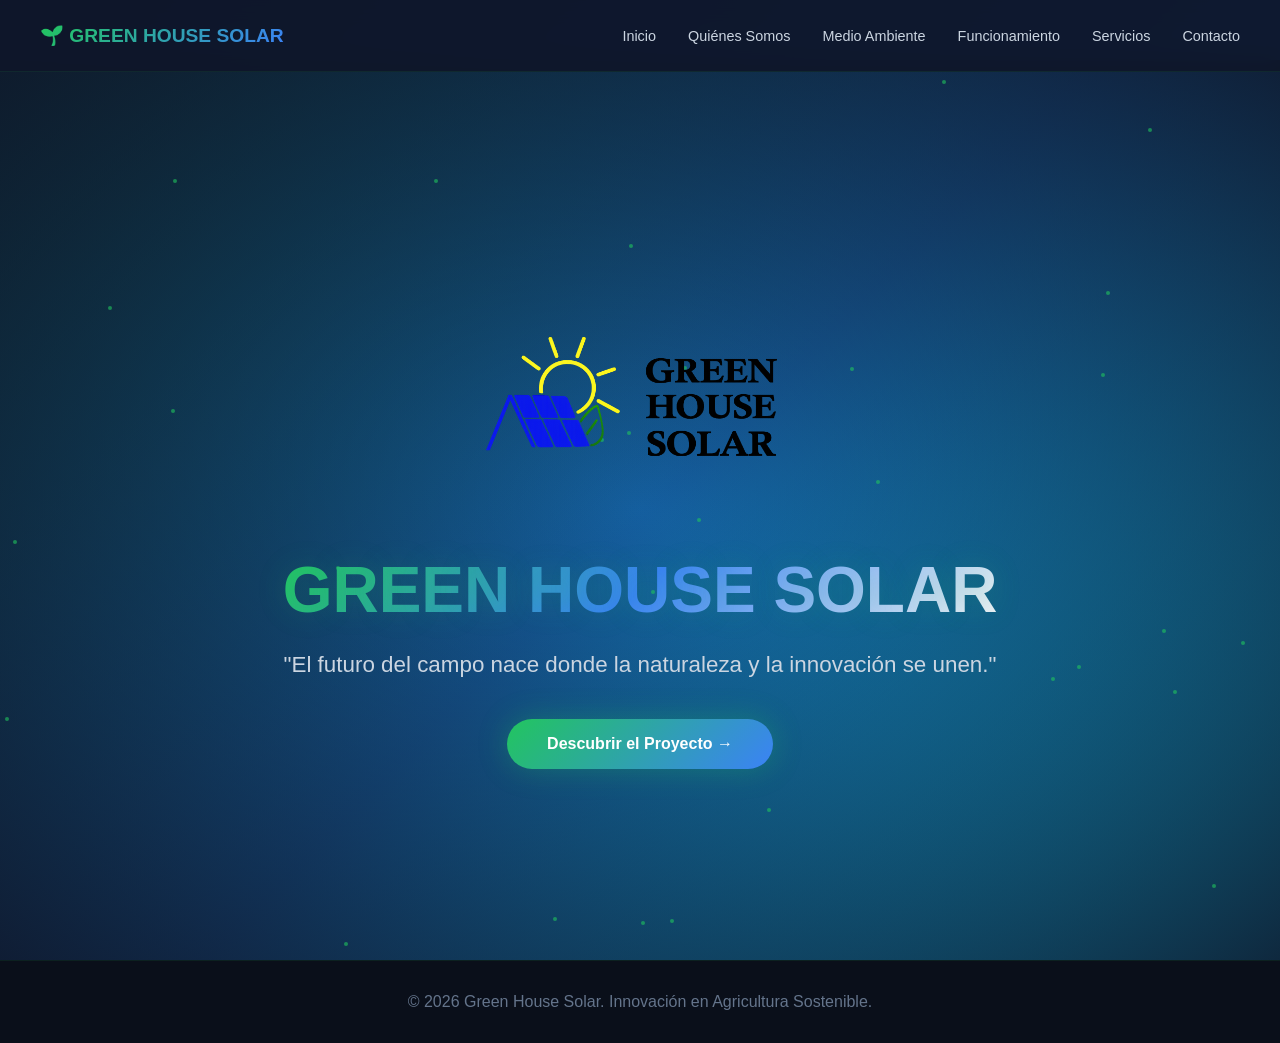
<file: index.html>
<!DOCTYPE html>
<html lang="es">
<head>
    <meta charset="UTF-8">
    <meta name="viewport" content="width=device-width, initial-scale=1.0">
    <title>Green House Solar - Innovación Agrícola</title>
    <link rel="stylesheet" href="css/premium-style.css">
</head>
<body>
    <!-- Navigation -->
    <nav class="navbar">
        <div class="nav-container">
            <div class="logo">🌱 GREEN HOUSE SOLAR</div>
            <ul class="nav-links">
                <li><a href="index.html">Inicio</a></li>
                <li><a href="quienes-somos.html">Quiénes Somos</a></li>
                <li><a href="ambiente.html">Medio Ambiente</a></li>
                <li><a href="funcionamiento.html">Funcionamiento</a></li>
                <li><a href="servicios.html">Servicios</a></li>
                <li><a href="contacto.html">Contacto</a></li>
            </ul>
        </div>
    </nav>

    <!-- SECCIÓN 1: HERO -->
    <section class="hero">
        <div class="hero-background">
            <div class="hero-overlay"></div>
            <div class="particles"></div>
        </div>
        
        <div class="hero-content">
             <img src="img/logo.png" alt="Green House Solar" class="hero-logo">
            <h1 class="hero-title">GREEN HOUSE SOLAR</h1>
            <p class="hero-subtitle">"El futuro del campo nace donde la naturaleza y la innovación se unen."</p>
           <br></br>
            <button class="hero-button" onclick="window.location.href='quienes-somos.html'">Descubrir el Proyecto →</button>
        </div>
    </section>

    <!-- Footer -->
    <footer class="footer">
        <p>&copy; 2026 Green House Solar. Innovación en Agricultura Sostenible.</p>
    </footer>

    <!-- Scripts -->
    <script src="js/premium-script.js"></script>
</body>
</html>
</file>
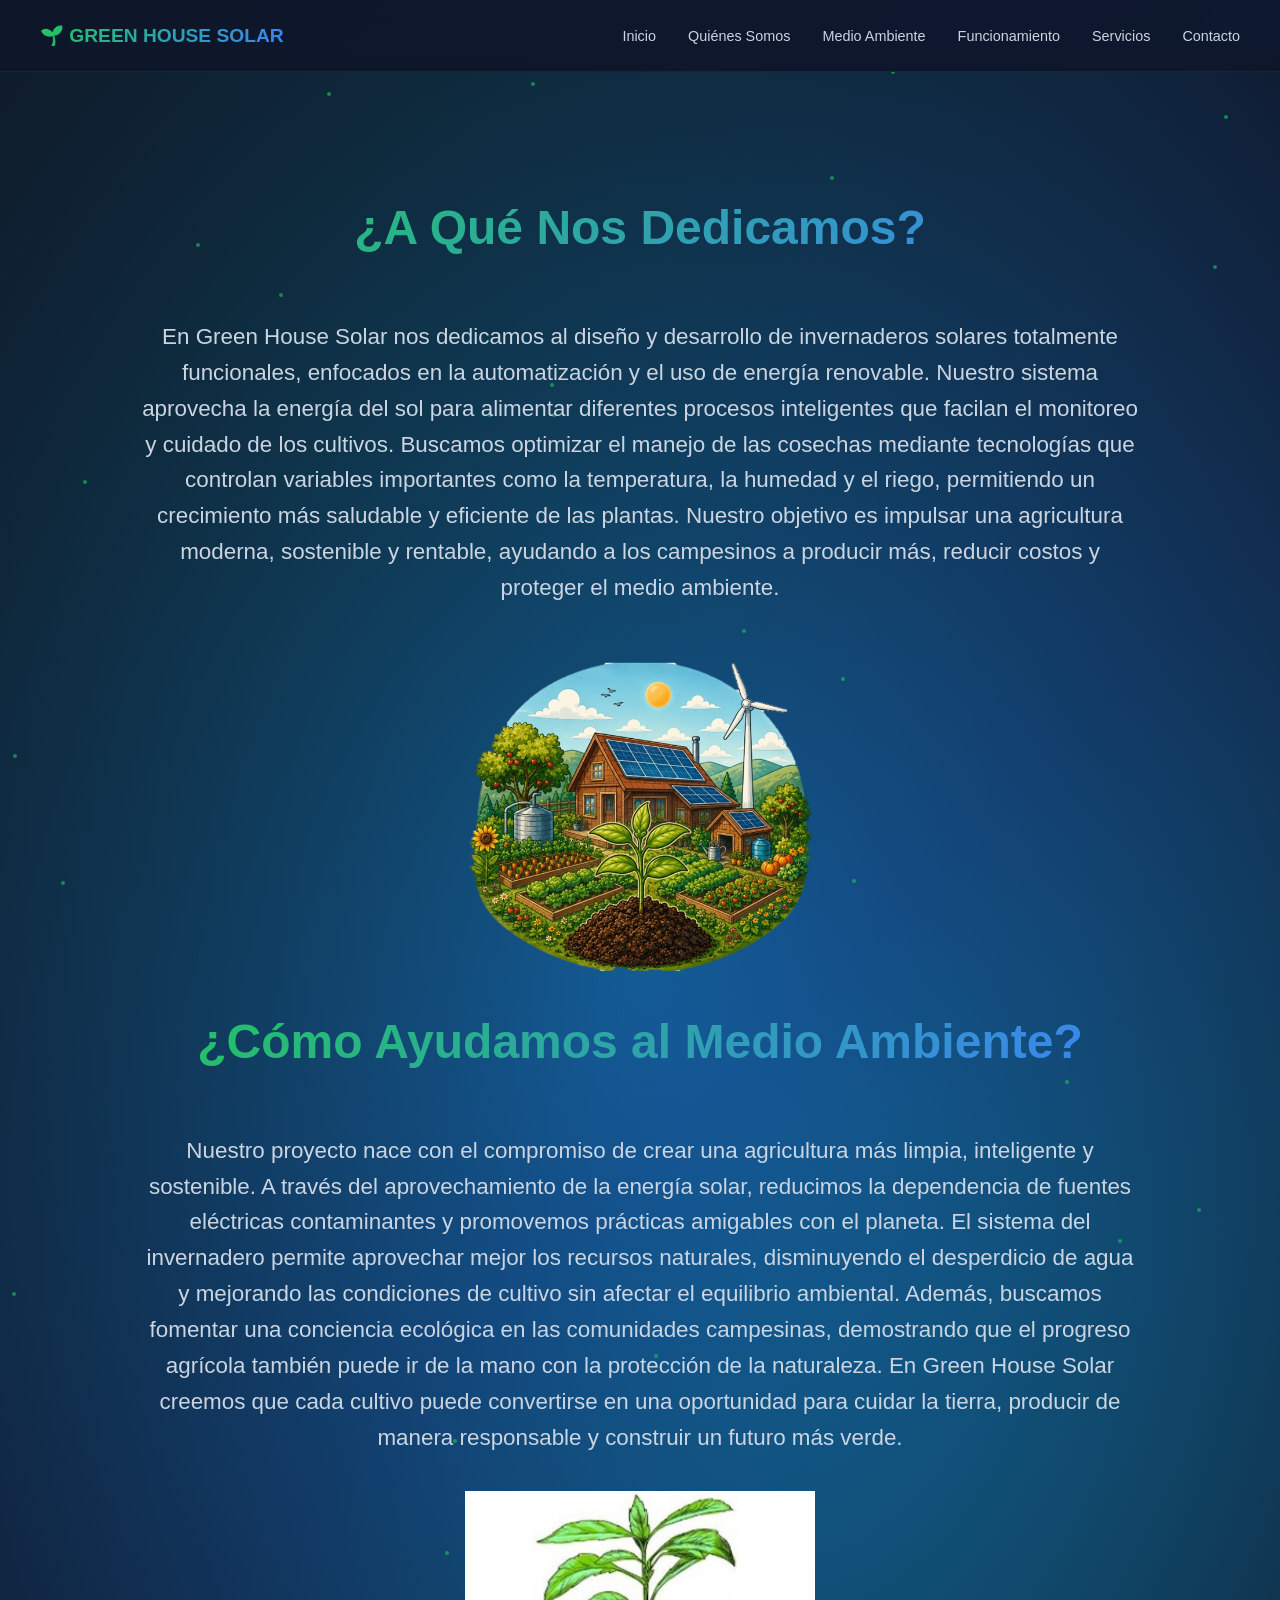
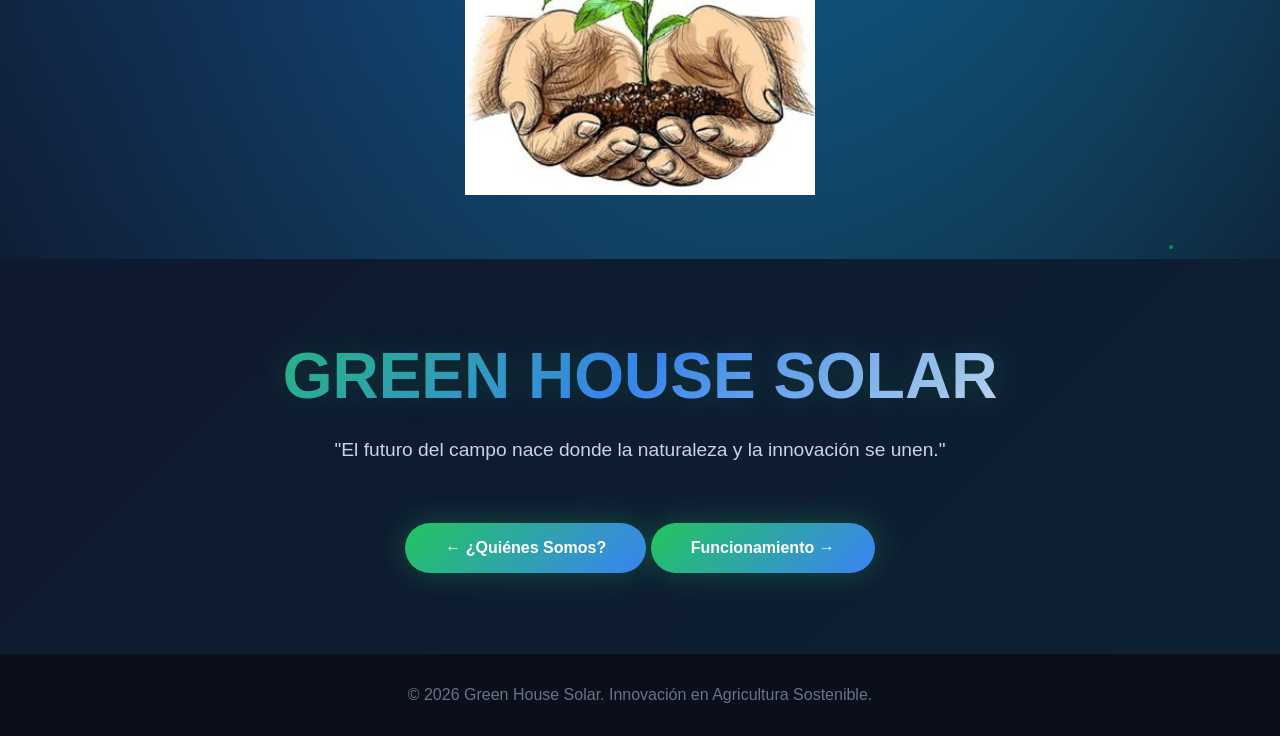
<file: ambiente.html>
<!DOCTYPE html>
<html lang="es">
<head>
    <meta charset="UTF-8">
    <meta name="viewport" content="width=device-width, initial-scale=1.0">
    <title>Green House Solar - Innovación Agrícola</title>
    <link rel="stylesheet" href="css/premium-style.css">
</head>
<body>
    <!-- Navigation -->
    <nav class="navbar">
        <div class="nav-container">
            <div class="logo">🌱 GREEN HOUSE SOLAR</div>
            <ul class="nav-links">
                <li><a href="index.html">Inicio</a></li>
                <li><a href="quienes-somos.html">Quiénes Somos</a></li>
                <li><a href="ambiente.html">Medio Ambiente</a></li>
                <li><a href="funcionamiento.html">Funcionamiento</a></li>
                <li><a href="servicios.html">Servicios</a></li>
                <li><a href="contacto.html">Contacto</a></li>
            </ul>
        </div>
    </nav>

    <!-- SECCIÓN 1: HERO -->
    <section class="hero">
        <div class="hero-background">
            <div class="hero-overlay"></div>
            <div class="particles"></div>
        </div>

<div class="hero-content">
    <h2 class="section-title"> ¿A Qué Nos Dedicamos?</h2>
<p class="hero-subtitle">
En Green House Solar nos dedicamos al diseño y desarrollo de invernaderos solares totalmente funcionales, enfocados en la automatización y el uso de energía renovable. Nuestro sistema aprovecha la energía del sol para alimentar diferentes procesos inteligentes que facilan el monitoreo y cuidado de los cultivos.
Buscamos optimizar el manejo de las cosechas mediante tecnologías que controlan variables importantes como la temperatura, la humedad y el riego, permitiendo un crecimiento más saludable y eficiente de las plantas. Nuestro objetivo es impulsar una agricultura moderna, sostenible y rentable, ayudando a los campesinos a producir más, reducir costos y proteger el medio ambiente. 
    </p>
<br></br>
 <img src="img/sol.png" alt="Campesino" class="quienes-img">
 <br></br>
  <div class="hero-content">
    <h3 class="section-title">¿Cómo Ayudamos al Medio Ambiente?</h3>

        <p class="hero-subtitle">
Nuestro proyecto nace con el compromiso de crear una agricultura más limpia, inteligente y sostenible. A través del aprovechamiento de la energía solar, reducimos la dependencia de fuentes eléctricas contaminantes y promovemos prácticas amigables con el planeta.
El sistema del invernadero permite aprovechar mejor los recursos naturales, disminuyendo el desperdicio de agua y mejorando las condiciones de cultivo sin afectar el equilibrio ambiental. Además, buscamos fomentar una conciencia ecológica en las comunidades campesinas, demostrando que el progreso agrícola también puede ir de la mano con la protección de la naturaleza.
En Green House Solar creemos que cada cultivo puede convertirse en una oportunidad para cuidar la tierra, producir de manera responsable y construir un futuro más verde.         </p>
 <br></br>
        <img src="img/planta.jpg" alt="Propósito Green House Solar" class="quienes-img">
    </div>
</div>
    </section>
 <section class="info-section">
    <div class="info-container">
   
           
                   <div class="hero-content">
        <div class="hero-content">
            <h3 class="hero-title">GREEN HOUSE SOLAR</h3>
            <p class="hero-subtitle">"El futuro del campo nace donde la naturaleza y la innovación se unen."</p>
                <br></br>
             <button class="hero-button" onclick="window.location.href='quienes-somos.html'">← ¿Quiénes Somos?</button>
            <button class="hero-button" onclick="window.location.href='funcionamiento.html'">Funcionamiento →</button>
        </div>
    </section>

    <!-- Footer -->
    <footer class="footer">
        <p>&copy; 2026 Green House Solar. Innovación en Agricultura Sostenible.</p>
    </footer>
</section>
    <!-- Scripts -->
    <script src="js/premium-script.js"></script>
</body>
</html>
</file>
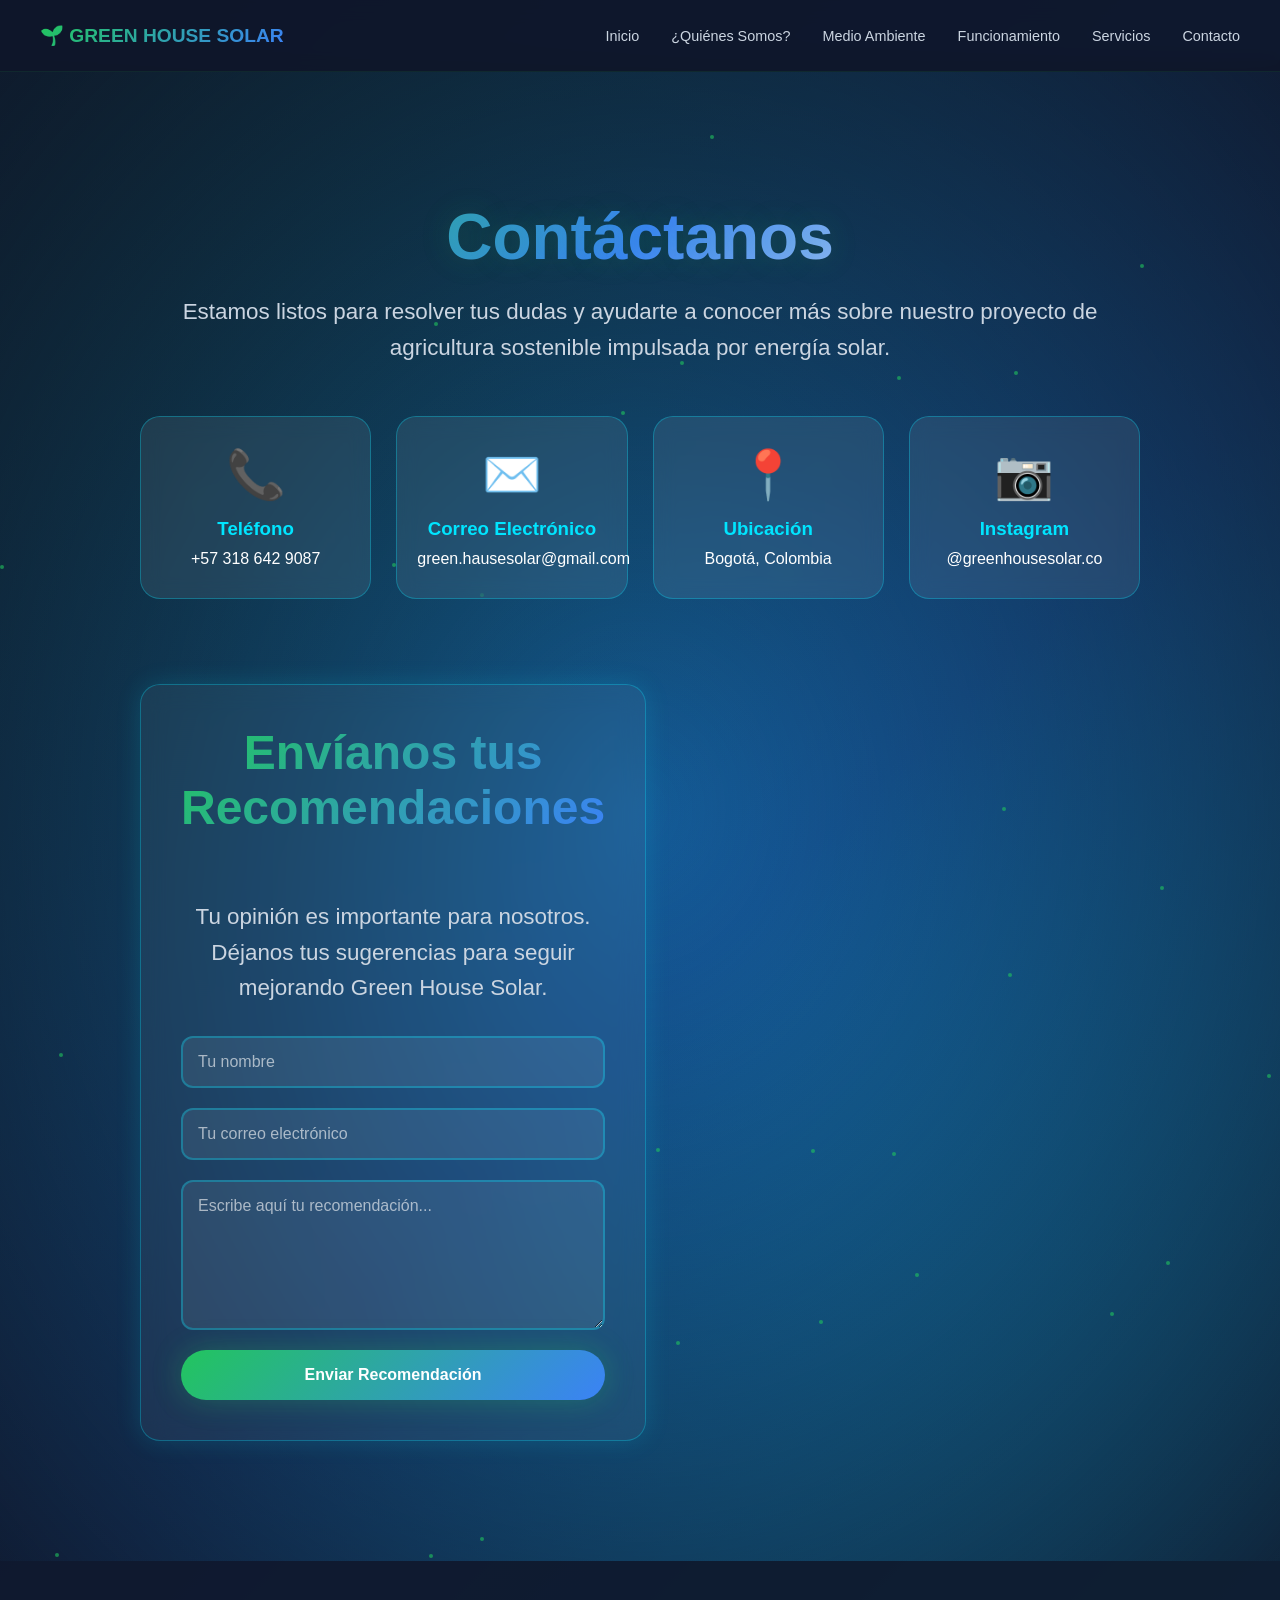
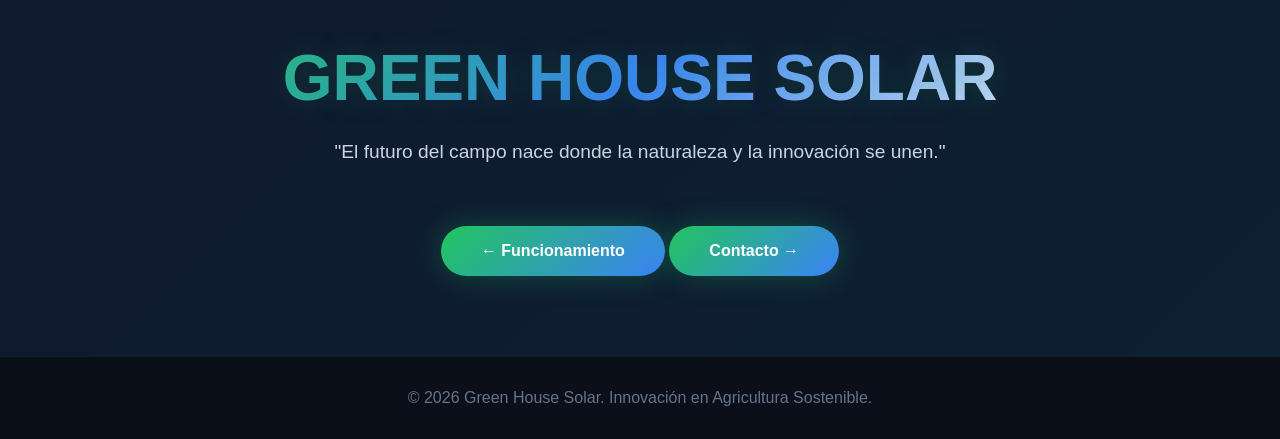
<file: contacto.html>
<!DOCTYPE html>
<html lang="es">
<head>
    <meta charset="UTF-8">
    <meta name="viewport" content="width=device-width, initial-scale=1.0">
    <title>Green House Solar - Innovación Agrícola</title>
    <link rel="stylesheet" href="css/premium-style.css">
</head>
<body>
    <!-- Navigation -->
    <nav class="navbar">
        <div class="nav-container">
            <div class="logo">🌱 GREEN HOUSE SOLAR</div>
            <ul class="nav-links">
                <li><a href="index.html">Inicio</a></li>
                <li><a href="quienes-somos.html">¿Quiénes Somos?</a></li>
                <li><a href="ambiente.html">Medio Ambiente</a></li>
                <li><a href="funcionamiento.html">Funcionamiento</a></li>
                <li><a href="servicios.html">Servicios</a></li>
                <li><a href="contacto.html">Contacto</a></li>
            </ul>
        </div>
    </nav>

    <!-- SECCIÓN 1: HERO -->
    <section class="hero">
        <div class="hero-background">
            <div class="hero-overlay"></div>
            <div class="particles"></div>
        </div>
        <div class="hero-content">
    <h2 class="hero-title">Contáctanos</h2>

<p class="hero-subtitle">
Estamos listos para resolver tus dudas y ayudarte a conocer más sobre nuestro proyecto de agricultura sostenible impulsada por energía solar.
</p>

<div class="contact-cards">

    <div class="contact-card">
        <div class="contact-icon">📞</div>
        <h3>Teléfono</h3>
        <p>+57 318 642 9087</p>
    </div>

    <div class="contact-card">
        <div class="contact-icon">✉️</div>
        <h3>Correo Electrónico</h3>
        <p>green.hausesolar@gmail.com</p>
    </div>

    <div class="contact-card">
        <div class="contact-icon">📍</div>
        <h3>Ubicación</h3>
        <p>Bogotá, Colombia</p>
    </div>

    <div class="contact-card">
        <div class="contact-icon">📷</div>
        <h3>Instagram</h3>
        <p>@greenhousesolar.co</p>
    </div>
<!-- Formulario de Recomendaciones -->
<div class="contact-form-box">
    <h2 class="section-title">Envíanos tus Recomendaciones</h2>
    <p class="hero-subtitle">
        Tu opinión es importante para nosotros. Déjanos tus sugerencias para seguir mejorando Green House Solar.
    </p>

    <form class="contact-form">
        <input type="text" placeholder="Tu nombre" required>

        <input type="email" placeholder="Tu correo electrónico" required>

        <textarea placeholder="Escribe aquí tu recomendación..." rows="6" required></textarea>

        <button type="submit" class="hero-button">
            Enviar Recomendación
        </button>
    </form>
</div>
        </div>  
    </section>
 <section class="info-section">
    <div class="info-container">
   
           
                   <div class="hero-content">
        <div class="hero-content">
            <h3 class="hero-title">GREEN HOUSE SOLAR</h3>
            <p class="hero-subtitle">"El futuro del campo nace donde la naturaleza y la innovación se unen."</p>
                <br></br>
             <button class="hero-button" onclick="window.location.href='funcionamiento.html'">← Funcionamiento   </button>
            <button class="hero-button" onclick="window.location.href='contacto.html'">Contacto →</button>
        </div>
    </section>

    <!-- Footer -->
    <footer class="footer">
        <p>&copy; 2026 Green House Solar. Innovación en Agricultura Sostenible.</p>
    </footer>
</section>
    <!-- Scripts -->
    <script src="js/premium-script.js"></script>
</body>
</html>
</file>
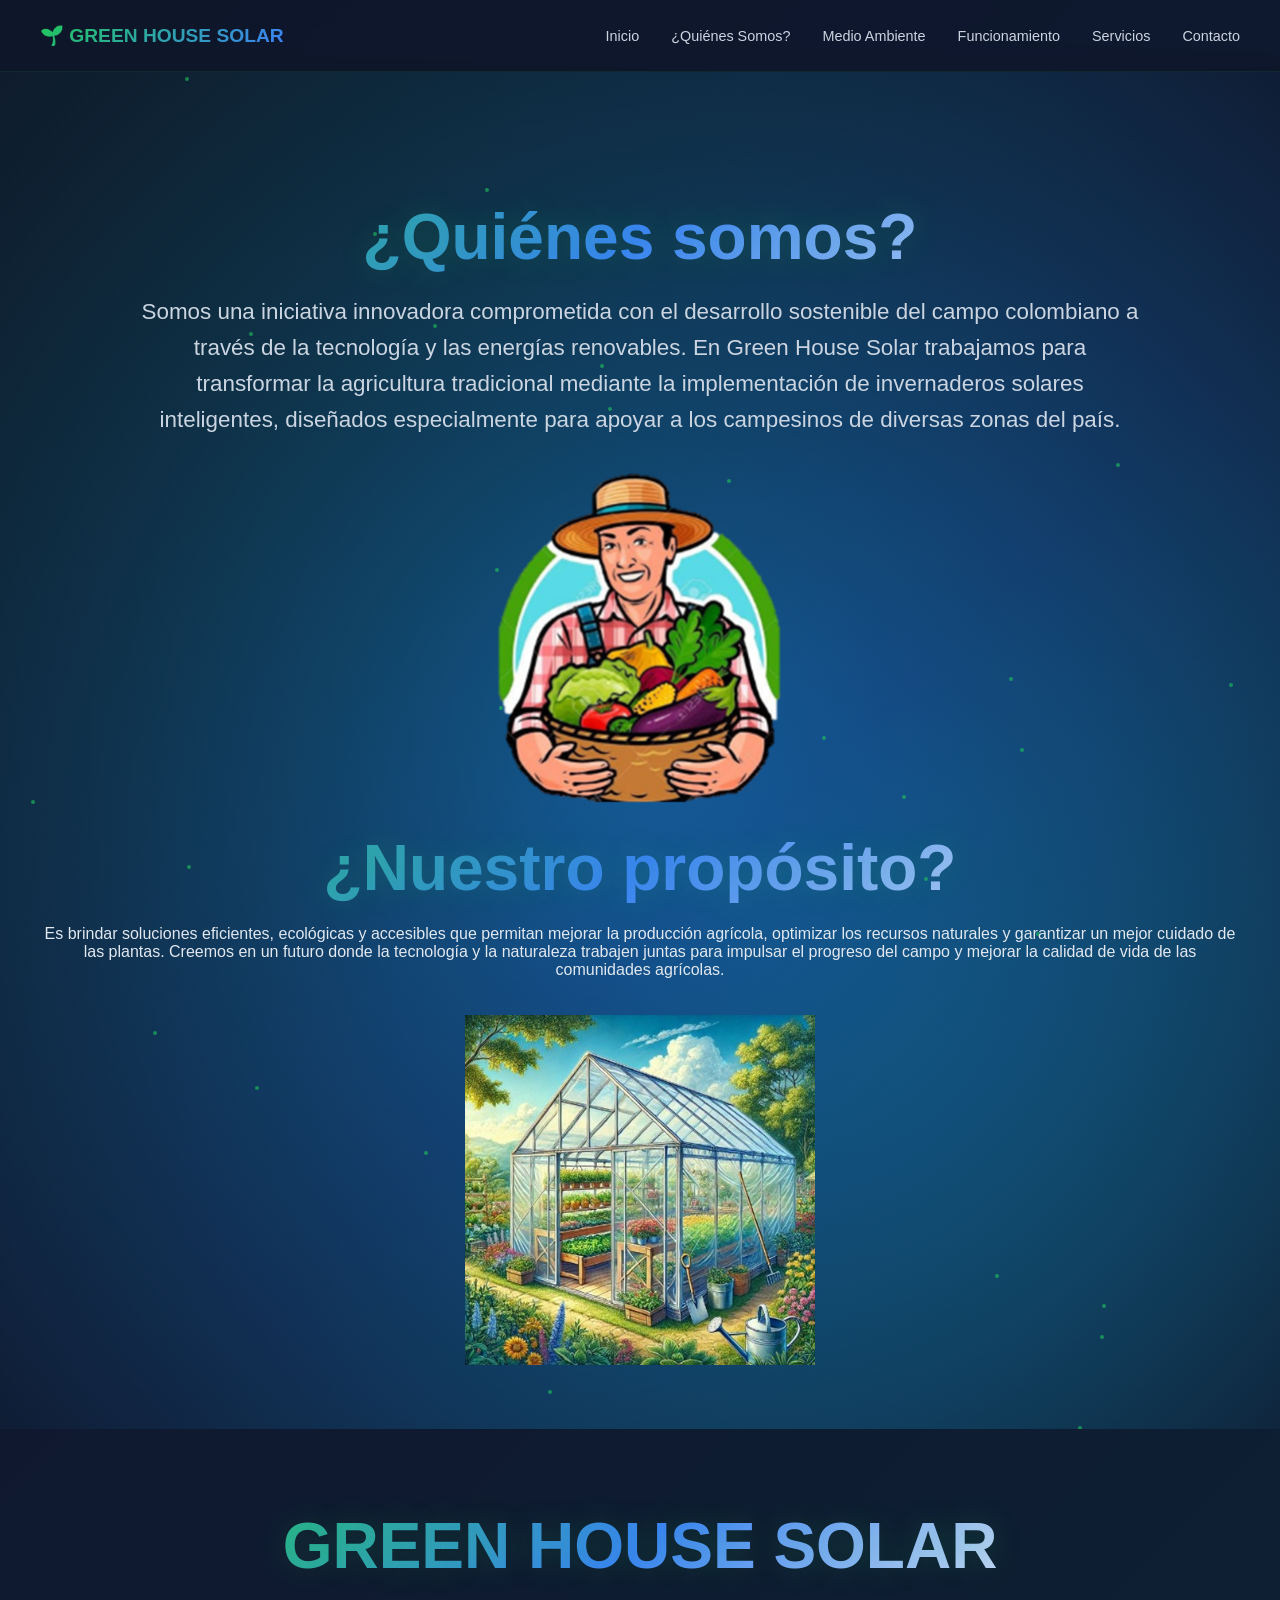
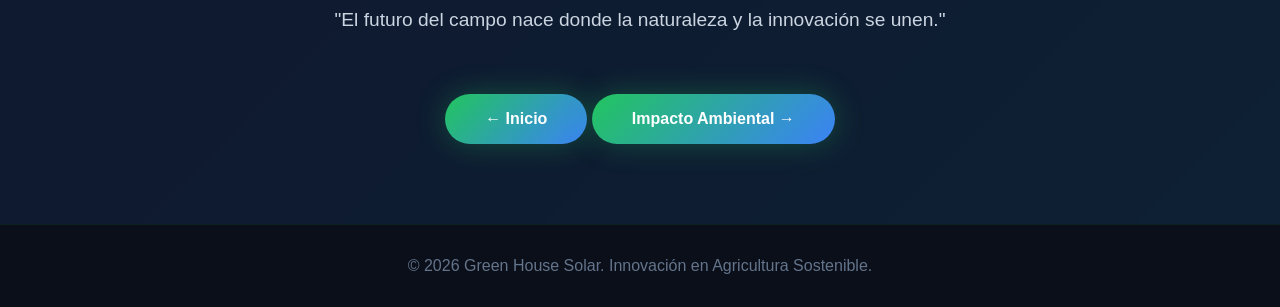
<file: quienes-somos.html>
<!DOCTYPE html>
<html lang="es">
<head>
    <meta charset="UTF-8">
    <meta name="viewport" content="width=device-width, initial-scale=1.0">
    <title>Green House Solar - Innovación Agrícola</title>
    <link rel="stylesheet" href="css/premium-style.css">
</head>
<body>
    <!-- Navigation -->
    <nav class="navbar">
        <div class="nav-container">
            <div class="logo">🌱 GREEN HOUSE SOLAR</div>
            <ul class="nav-links">
                <li><a href="index.html">Inicio</a></li>
                <li><a href="quienes-somos.html">¿Quiénes Somos?</a></li>
                <li><a href="ambiente.html">Medio Ambiente</a></li>
                <li><a href="funcionamiento.html">Funcionamiento</a></li>
                <li><a href="servicios.html">Servicios</a></li>
                <li><a href="contacto.html">Contacto</a></li>
            </ul>
        </div>
    </nav>

    <!-- SECCIÓN 1: HERO -->
    <section class="hero">
        <div class="hero-background">
            <div class="hero-overlay"></div>
            <div class="particles"></div>
        </div>

<div class="hero-content">
    <h2 class="hero-title">¿Quiénes somos?</h2>

    <p class="hero-subtitle">
        Somos una iniciativa innovadora comprometida con el desarrollo sostenible del campo colombiano a través de la tecnología y las energías renovables. En Green House Solar trabajamos para transformar la agricultura tradicional mediante la implementación de invernaderos solares inteligentes, diseñados especialmente para apoyar a los campesinos de diversas zonas del país.
    </p>
<br></br>
 <img src="img/quienes-somos.png" alt="Campesino" class="quienes-img">
 <br></br>
  <div class="hero-content">
    <h2 class="hero-title">¿Nuestro propósito?</h2>

        <p>
            Es brindar soluciones eficientes, ecológicas y accesibles que permitan mejorar la producción agrícola, optimizar los recursos naturales y garantizar un mejor cuidado de las plantas. Creemos en un futuro donde la tecnología y la naturaleza trabajen juntas para impulsar el progreso del campo y mejorar la calidad de vida de las comunidades agrícolas.
        </p>
 <br></br>
        <img src="img/proposito.jpg" alt="Propósito Green House Solar" class="quienes-img">
    </div>
</div>
    </section>
 <section class="info-section">
    <div class="info-container">
   
           
                   <div class="hero-content">
        <div class="hero-content">
            <h3 class="hero-title">GREEN HOUSE SOLAR</h3>
            <p class="hero-subtitle">"El futuro del campo nace donde la naturaleza y la innovación se unen."</p>
                <br></br>
             <button class="hero-button" onclick="window.location.href='index.html'">← Inicio    </button>
            <button class="hero-button" onclick="window.location.href='ambiente.html'">Impacto Ambiental →</button>
        </div>
    </section>

    <!-- Footer -->
    <footer class="footer">
        <p>&copy; 2026 Green House Solar. Innovación en Agricultura Sostenible.</p>
    </footer>
</section>
    <!-- Scripts -->
    <script src="js/premium-script.js"></script>
</body>
</html>
</file>
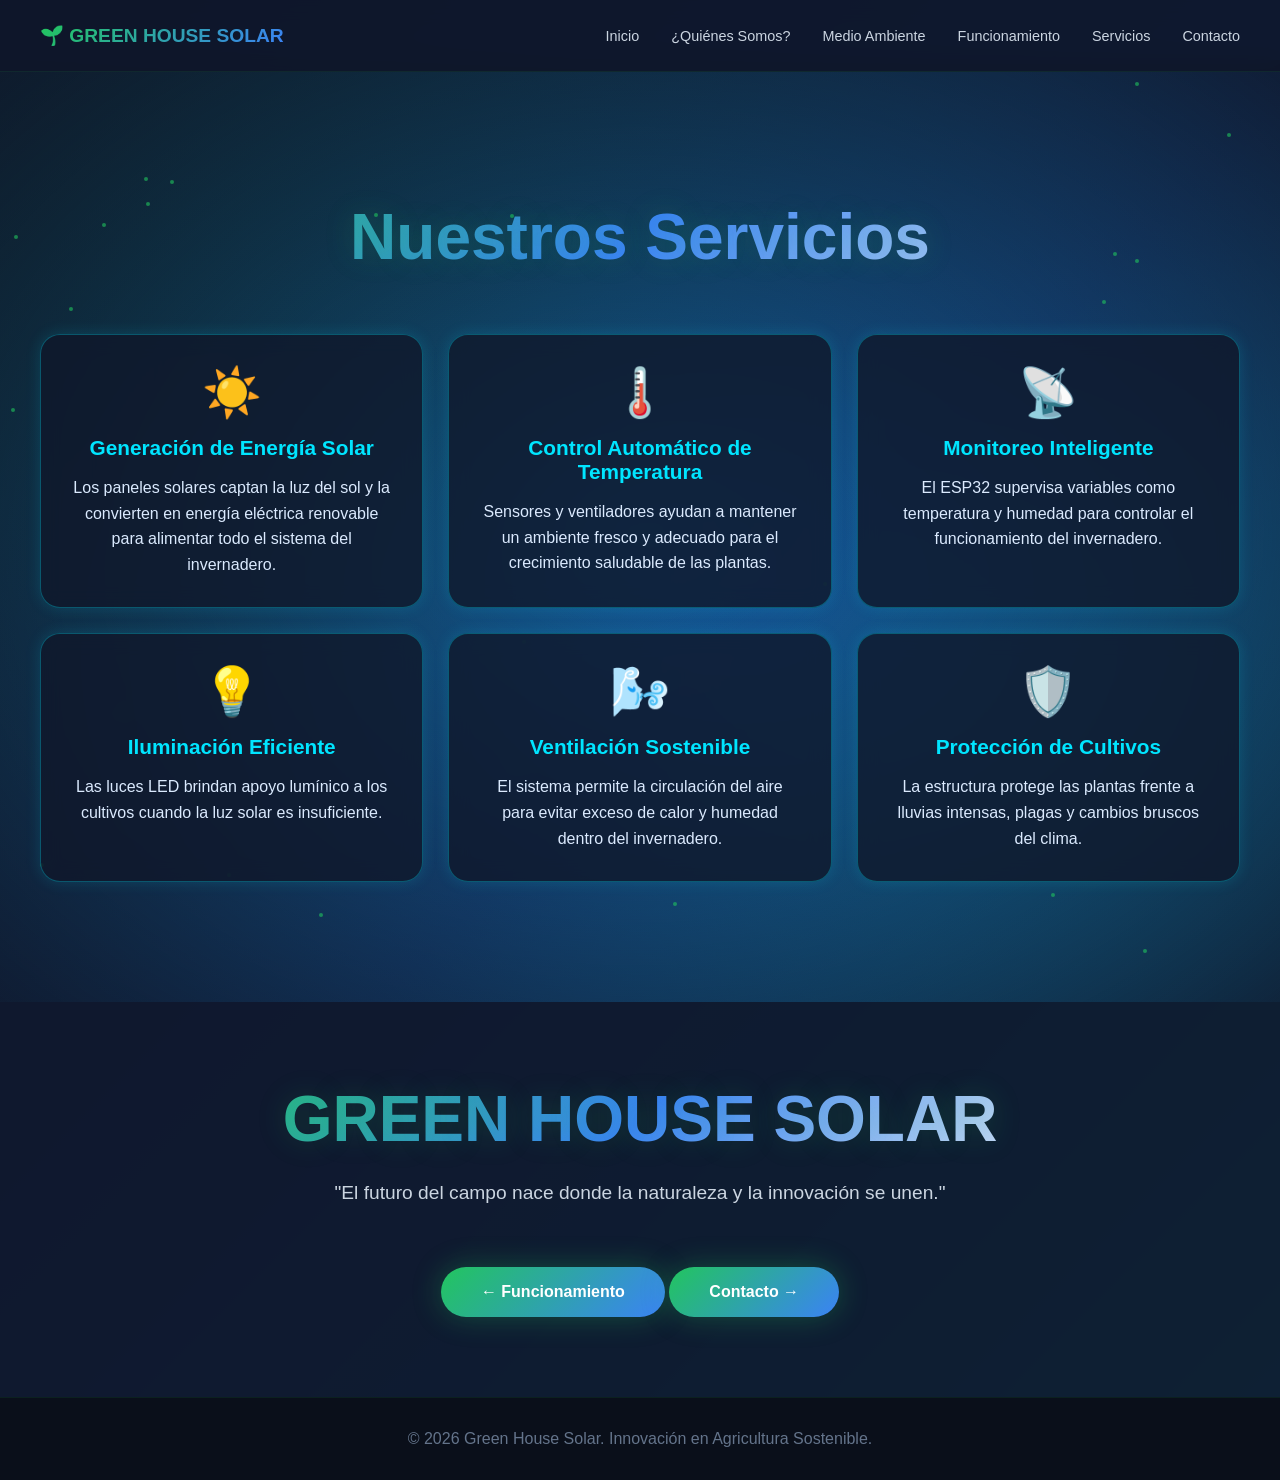
<file: servicios.html>
<!DOCTYPE html>
<html lang="es">
<head>
    <meta charset="UTF-8">
    <meta name="viewport" content="width=device-width, initial-scale=1.0">
    <title>Green House Solar - Innovación Agrícola</title>
    <link rel="stylesheet" href="css/premium-style.css">
</head>
<body>
    <!-- Navigation -->
    <nav class="navbar">
        <div class="nav-container">
            <div class="logo">🌱 GREEN HOUSE SOLAR</div>
            <ul class="nav-links">
                <li><a href="index.html">Inicio</a></li>
                <li><a href="quienes-somos.html">¿Quiénes Somos?</a></li>
                <li><a href="ambiente.html">Medio Ambiente</a></li>
                <li><a href="funcionamiento.html">Funcionamiento</a></li>
                <li><a href="servicios.html">Servicios</a></li>
                <li><a href="contacto.html">Contacto</a></li>
            </ul>
        </div>
    </nav>

    <!-- SECCIÓN 1: HERO -->
    <section class="hero">
        <div class="hero-background">
            <div class="hero-overlay"></div>
            <div class="particles"></div>
        </div>
        <div class="hero-content">
    <h1 class="hero-title">Nuestros Servicios</h1>

<div class="services-grid">

    <div class="service-card">
        <div class="service-icon">☀️</div>
        <h3>Generación de Energía Solar</h3>
        <p>Los paneles solares captan la luz del sol y la convierten en energía eléctrica renovable para alimentar todo el sistema del invernadero.</p>
    </div>

    <div class="service-card">
        <div class="service-icon">🌡️</div>
        <h3>Control Automático de Temperatura</h3>
        <p>Sensores y ventiladores ayudan a mantener un ambiente fresco y adecuado para el crecimiento saludable de las plantas.</p>
    </div>

    <div class="service-card">
        <div class="service-icon">📡</div>
        <h3>Monitoreo Inteligente</h3>
        <p>El ESP32 supervisa variables como temperatura y humedad para controlar el funcionamiento del invernadero.</p>
    </div>

    <div class="service-card">
        <div class="service-icon">💡</div>
        <h3>Iluminación Eficiente</h3>
        <p>Las luces LED brindan apoyo lumínico a los cultivos cuando la luz solar es insuficiente.</p>
    </div>

    <div class="service-card">
        <div class="service-icon">🌬️</div>
        <h3>Ventilación Sostenible</h3>
        <p>El sistema permite la circulación del aire para evitar exceso de calor y humedad dentro del invernadero.</p>
    </div>

    <div class="service-card">
        <div class="service-icon">🛡️</div>
        <h3>Protección de Cultivos</h3>
        <p>La estructura protege las plantas frente a lluvias intensas, plagas y cambios bruscos del clima.</p>
    </div>

</div>
    </section>
 <section class="info-section">
    <div class="info-container">
   
           
                   <div class="hero-content">
        <div class="hero-content">
            <h3 class="hero-title">GREEN HOUSE SOLAR</h3>
            <p class="hero-subtitle">"El futuro del campo nace donde la naturaleza y la innovación se unen."</p>
                <br></br>
             <button class="hero-button" onclick="window.location.href='funcionamiento.html'">← Funcionamiento   </button>
            <button class="hero-button" onclick="window.location.href='contacto.html'">Contacto →</button>
        </div>
    </section>

    <!-- Footer -->
    <footer class="footer">
        <p>&copy; 2026 Green House Solar. Innovación en Agricultura Sostenible.</p>
    </footer>
</section>
    <!-- Scripts -->
    <script src="js/premium-script.js"></script>
</body>
</html>
</file>
<file: css/premium-style.css>
/* ============================================
   RESET Y BASE
   ============================================ */
* {
    margin: 0;
    padding: 0;
    box-sizing: border-box;
    font-family: Arial, Helvetica, sans-serif;
}
* {
    margin: 0;
    padding: 0;
    box-sizing: border-box;
}
body {
    background: linear-gradient(135deg, #021b3a, #0d47a1, #00e5ff);
    min-height: 100vh;
    color: white;
    transition: opacity 0.4s ease;
}
html {
    scroll-behavior: smooth;
}

body {
    font-family: 'Segoe UI', Tahoma, Geneva, Verdana, sans-serif;
    background-color: #0f172a;
    color: #e2e8f0;
    overflow-x: hidden;
}

:root {
    --color-verde: #22c55e;
    --color-azul: #3b82f6;
    --color-beige: #f3f4f6;
    --dark-bg: #0f172a;
    --card-bg: rgba(30, 41, 59, 0.8);
}

/* ============================================
   GREENHOUSE 3D (Fijo)
   ============================================ */

.greenhouse-3d {
    position: fixed;
    right: 0;
    top: 50%;
    transform: translateY(-50%);
    width: 400px;
    height: 400px;
    z-index: 1;
    opacity: 0.15;
    pointer-events: none;
}

.greenhouse-container {
    position: relative;
    width: 100%;
    height: 100%;
}

.greenhouse-body {
    position: absolute;
    width: 250px;
    height: 300px;
    background: linear-gradient(135deg, var(--color-verde) 0%, var(--color-azul) 100%), radial-gradient(circle at center, rgba(34, 197, 94, 0.2) 0%, transparent 70%);
    border-radius: 50% 50% 0 0;
    left: 50%;
    top: 50%;
    transform: translate(-50%, -50%);
    opacity: 0.3;
}

/* Animación del invernadero con el scroll */
body.section-1 .greenhouse-3d { opacity: 0.05; }
body.section-2 .greenhouse-3d { opacity: 0.1; }
body.section-3 .greenhouse-3d { opacity: 0.15; }
body.section-4 .greenhouse-3d { opacity: 0.2; }
body.section-5 .greenhouse-3d { opacity: 0.25; }
body.section-6 .greenhouse-3d { opacity: 0.3; }
body.section-7 .greenhouse-3d { opacity: 0.35; }

/* ============================================
   NAVBAR
   ============================================ */

.navbar {
    position: fixed;
    top: 0;
    left: 0;
    width: 100%;
    padding: 1.5rem 0;
    background: rgba(15, 23, 42, 0.95);
    backdrop-filter: blur(10px);
    z-index: 999;
    border-bottom: 1px solid rgba(34, 197, 94, 0.1);
}

.nav-container {
    max-width: 1400px;
    margin: 0 auto;
    padding: 0 40px;
    display: flex;
    justify-content: space-between;
    align-items: center;
}

.logo {
    font-size: 1.2rem;
    font-weight: 700;
    background: linear-gradient(135deg, var(--color-verde), var(--color-azul));
    -webkit-background-clip: text;
    -webkit-text-fill-color: transparent;
    background-clip: text;
}

.nav-links {
    display: flex;
    list-style: none;
    gap: 2rem;
}

.nav-links a {
    color: #cbd5e1;
    text-decoration: none;
    font-size: 0.9rem;
    transition: color 0.3s ease;
    position: relative;
}

.nav-links a:hover {
    color: var(--color-verde);
}

.nav-links a::after {
    content: '';
    position: absolute;
    bottom: -5px;
    left: 0;
    width: 0;
    height: 2px;
    background: linear-gradient(90deg, var(--color-verde), var(--color-azul));
    transition: width 0.3s ease;
}

.nav-links a:hover::after {
    width: 100%;
}

/* ============================================
   HERO SECTION
   ============================================ */

.hero {
    position: relative;
    min-height: 100vh;
    height: auto;
    display: flex;
    align-items: center;
    justify-content: center;
    overflow: visible;
    margin-top: 60px;
    padding: 140px 20px 60px;
}

.hero-background {
    position: absolute;
    top: 0;
    left: 0;
    width: 100%;
    height: 100%;
    z-index: 0;
}

.hero-video {
    position: absolute;
    width: 100%;
    height: 100%;
    object-fit: cover;
    opacity: 0.4;
}

.hero-overlay {
    position: absolute;
    width: 100%;
    height: 100%;
    background: radial-gradient(ellipse at center, rgba(34, 197, 94, 0.05) 0%, rgba(15, 23, 42, 0.9) 100%), linear-gradient(135deg, rgba(34, 197, 94, 0.2) 0%, rgba(59, 130, 246, 0.2) 100%);
}

.particles {
    position: absolute;
    width: 100%;
    height: 100%;
    overflow: hidden;
}

.particle {
    position: absolute;
    width: 4px;
    height: 4px;
    background: var(--color-verde);
    border-radius: 50%;
    animation: float 8s infinite ease-in-out;
    opacity: 0.6;
}

@keyframes float {
    0%, 100% { transform: translateY(0px) translateX(0px); opacity: 0; }
    10% { opacity: 0.6; }
    90% { opacity: 0.6; }
    100% { transform: translateY(-100px) translateX(20px); opacity: 0; }
}

.hero-content {
    position: relative;
    z-index: 10;
    text-align: center;
    animation: fadeInUp 1s ease-out;
    max-width: 1200px;
    margin: 0 auto;
}

@keyframes fadeInUp {
    from {
        opacity: 0;
        transform: translateY(30px);
    }
    to {
        opacity: 1;
        transform: translateY(0);
    }
}

.hero-title {
    font-size: 4rem;
    font-weight: 900;
    background: linear-gradient(
        135deg,
        var(--color-verde),
        var(--color-azul),
        var(--color-beige)
    );
    -webkit-background-clip: text;
    -webkit-text-fill-color: transparent;
    background-clip: text;
    margin-bottom: 20px;
    text-shadow: 0 0 30px rgba(34, 197, 94, 0.2);
}
.video-container {
    width: 50%;
    display: flex;
    justify-content: center;
    margin: 30px auto;
}

.video-container video {
    width: 50%;
    max-width: 450px;
    height: auto;
    border-radius: 20px;
    border: 4px solid #00e5ff;
    box-shadow: 0 0 20px rgba(0, 229, 255, 0.5);
    margin-top: -60px;
}
.hero-subtitle {
    font-size: 1.4rem;
    color: #cbd5e1;
    max-width: 1000px;
    margin: 0 auto;
    line-height: 1.6;
}

.hero-button {
    padding: 1rem 2.5rem;
    font-size: 1rem;
    background: linear-gradient(135deg, var(--color-verde), var(--color-azul));
    border: none;
    border-radius: 50px;
    color: white;
    font-weight: 600;
    cursor: pointer;
    transition: transform 0.3s ease, box-shadow 0.3s ease;
    box-shadow: 0 0 30px rgba(34, 197, 94, 0.3);
}

.hero-button:hover {
    transform: translateY(-3px);
    box-shadow: 0 0 50px rgba(34, 197, 94, 0.5);
}

/* ============================================
   QUIÉNES SOMOS SECTION
   ============================================ */

.quienes-section {
    min-height: 100vh;
    display: flex;
    align-items: center;
    justify-content: center;
    padding: 4rem 2rem;
    background: linear-gradient(180deg, #0f172a 0%, #1a1f3a 100%);
}

.quienes-container {
    max-width: 1400px;
    display: grid;
    grid-template-columns: 1fr 1fr;
    gap: 4rem;
    align-items: center;
}

.quienes-image {
    position: relative;
    height: 500px;
}

.greenhouse-img {
    width: 100%;
    height: 100%;
    object-fit: cover;
    border-radius: 10px;
    box-shadow: 0 0 40px rgba(34, 197, 94, 0.2);
}

.quienes-content {
    display: flex;
    flex-direction: column;
    gap: 2rem;
}

.question-box {
    padding: 2rem;
    background: rgba(30, 41, 59, 0.6);
    border-left: 4px solid var(--color-verde);
    border-radius: 8px;
    cursor: pointer;
    transition: all 0.3s ease;
    max-height: 0;
    overflow: hidden;
    opacity: 0.6;
}

.question-box.active {
    max-height: 500px;
    opacity: 1;
    background: rgba(34, 197, 94, 0.1);
    border-left-color: var(--color-azul);
}

.question-box h2 {
    font-size: 1.8rem;
    margin-bottom: 1rem;
    color: var(--color-verde);
}

.question-box p {
    line-height: 1.8;
    color: #cbd5e1;
}

/* ============================================
   MEDIO AMBIENTE SECTION (Ecosistema)
   ============================================ */

.ambiente-section {
    min-height: 100vh;
    display: flex;
    flex-direction: column;
    align-items: center;
    justify-content: center;
    padding: 4rem 2rem;
    background: linear-gradient(180deg, #1a1f3a 0%, #0f172a 100%);
}

.section-title {
    font-size: 3rem;
    font-weight: 700;
    background: linear-gradient(135deg, var(--color-verde), var(--color-azul));
    -webkit-background-clip: text;
    -webkit-text-fill-color: transparent;
    background-clip: text;
    margin-bottom: 4rem;
    text-align: center;
}

.ecosystem {
    position: relative;
    width: 600px;
    height: 600px;
    margin: 0 auto;
}

.ecosystem-center {
    position: absolute;
    top: 50%;
    left: 50%;
    transform: translate(-50%, -50%);
    width: 120px;
    height: 120px;
    background: rgba(34, 197, 94, 0.2);
    border: 2px solid var(--color-verde);
    border-radius: 50%;
    display: flex;
    align-items: center;
    justify-content: center;
    font-size: 3rem;
    z-index: 10;
    box-shadow: 0 0 30px rgba(34, 197, 94, 0.3);
    animation: pulse 2s infinite;
}

@keyframes pulse {
    0%, 100% { box-shadow: 0 0 30px rgba(34, 197, 94, 0.3); }
    50% { box-shadow: 0 0 60px rgba(34, 197, 94, 0.6); }
}

.ecosystem-circle {
    position: absolute;
    width: 140px;
    height: 140px;
    background: rgba(59, 130, 246, 0.1);
    border: 2px solid var(--color-azul);
    border-radius: 50%;
    display: flex;
    flex-direction: column;
    align-items: center;
    justify-content: center;
    text-align: center;
    cursor: pointer;
    transition: all 0.3s ease;
    font-size: 0.9rem;
}

.ecosystem-circle:hover {
    background: rgba(34, 197, 94, 0.2);
    border-color: var(--color-verde);
    box-shadow: 0 0 30px rgba(34, 197, 94, 0.4);
    transform: scale(1.1);
}

.circle-1 { top: -50px; left: 50%; transform: translateX(-50%); }
.circle-2 { right: -50px; top: 50%; transform: translateY(-50%); }
.circle-3 { bottom: -50px; left: 50%; transform: translateX(-50%); }
.circle-4 { left: -50px; top: 50%; transform: translateY(-50%); }

.percentage {
    display: block;
    font-size: 1.5rem;
    font-weight: 700;
    color: var(--color-verde);
    margin-top: 0.5rem;
}

.ecosystem-lines {
    position: absolute;
    width: 100%;
    height: 100%;
    top: 0;
    left: 0;
    z-index: 1;
}

.ecosystem-lines line {
    stroke-width: 2;
    animation: flowAnimation 3s infinite;
}

@keyframes flowAnimation {
    0%, 100% { opacity: 0.3; }
    50% { opacity: 0.8; }
}

/* ============================================
   FUNCIONAMIENTO SECTION (Timeline)
   ============================================ */

.funcionamiento-section {
    min-height: 100vh;
    display: flex;
    flex-direction: column;
    align-items: center;
    justify-content: center;
    padding: 4rem 2rem;
    background: linear-gradient(180deg, #0f172a 0%, #1a1f3a 100%);
}

.process-timeline {
    display: flex;
    align-items: center;
    justify-content: center;
    flex-wrap: wrap;
    gap: 1rem;
    max-width: 1400px;
    margin: 0 auto;
}

.process-step {
    width: 140px;
    padding: 2rem 1rem;
    background: rgba(30, 41, 59, 0.6);
    border: 2px solid var(--color-azul);
    border-radius: 12px;
    text-align: center;
    cursor: pointer;
    transition: all 0.3s ease;
}

.process-step:hover {
    background: rgba(34, 197, 94, 0.2);
    border-color: var(--color-verde);
    transform: translateY(-10px);
    box-shadow: 0 0 30px rgba(34, 197, 94, 0.3);
}

.step-icon {
    font-size: 2rem;
    display: block;
    margin-bottom: 0.5rem;
}

.process-step h3 {
    font-size: 0.9rem;
    margin-bottom: 0.5rem;
    color: var(--color-verde);
}

.process-step p {
    font-size: 0.8rem;
    color: #cbd5e1;
}

.process-connector {
    width: 30px;
    height: 3px;
    background: linear-gradient(90deg, var(--color-verde), var(--color-azul));
    flex-shrink: 0;
}

/* ============================================
   SERVICIOS SECTION (Hexágonos)
   ============================================ */

.servicios-section {
    min-height: 100vh;
    display: flex;
    flex-direction: column;
    align-items: center;
    justify-content: center;
    padding: 4rem 2rem;
    background: linear-gradient(180deg, #1a1f3a 0%, #0f172a 100%);
}

.hexagon-grid {
    position: relative;
    width: 600px;
    height: 600px;
    margin: 0 auto;
}

.hexagon {
    position: absolute;
    width: 120px;
    height: 140px;
    cursor: pointer;
    transition: all 0.3s ease;
}

.hex-inner,
.hex-inner-center {
    width: 100%;
    height: 100%;
    background: linear-gradient(135deg, rgba(34, 197, 94, 0.1), rgba(59, 130, 246, 0.1));
    border: 2px solid var(--color-azul);
    border-radius: 10px;
    display: flex;
    flex-direction: column;
    align-items: center;
    justify-content: center;
    text-align: center;
    position: relative;
}

.hexagon:hover .hex-inner,
.hexagon:hover .hex-inner-center {
    background: linear-gradient(135deg, rgba(34, 197, 94, 0.3), rgba(59, 130, 246, 0.3));
    border-color: var(--color-verde);
    box-shadow: 0 0 30px rgba(34, 197, 94, 0.4);
}

.hex-icon {
    font-size: 2rem;
    margin-bottom: 0.5rem;
}

.hex-title {
    font-size: 0.9rem;
    color: var(--color-verde);
    font-weight: 600;
}

.hex-center {
    top: 50%;
    left: 50%;
    transform: translate(-50%, -50%);
    z-index: 10;
}

.hex-1 { top: 0; left: 50%; transform: translateX(-50%); }
.hex-2 { top: 25%; right: 0; }
.hex-3 { top: 75%; right: 0; }
.hex-4 { bottom: 0; left: 50%; transform: translateX(-50%); }
.hex-5 { top: 75%; left: 0; }
.hex-6 { top: 25%; left: 0; }

/* ============================================
   IMPACTO SECTION
   ============================================ */

.impacto-section {
    min-height: 100vh;
    display: flex;
    flex-direction: column;
    align-items: center;
    justify-content: center;
    padding: 4rem 2rem;
    background: linear-gradient(180deg, #0f172a 0%, #1a1f3a 100%);
}

.impact-grid {
    display: grid;
    grid-template-columns: repeat(auto-fit, minmax(250px, 1fr));
    gap: 2rem;
    max-width: 1200px;
    margin: 0 auto;
}

.impact-card {
    padding: 3rem 2rem;
    background: rgba(30, 41, 59, 0.6);
    border: 2px solid var(--color-verde);
    border-radius: 12px;
    text-align: center;
    transition: all 0.3s ease;
}

.impact-card:hover {
    background: rgba(34, 197, 94, 0.1);
    transform: translateY(-10px);
    box-shadow: 0 0 40px rgba(34, 197, 94, 0.3);
}

.impact-number {
    display: block;
    font-size: 3.5rem;
    font-weight: 900;
    background: linear-gradient(135deg, var(--color-verde), var(--color-azul));
    -webkit-background-clip: text;
    -webkit-text-fill-color: transparent;
    background-clip: text;
    margin-bottom: 1rem;
}

.unit {
    font-size: 1.5rem;
}

.impact-card p {
    font-size: 1.1rem;
    color: #cbd5e1;
}

/* ============================================
   CONTACTO SECTION
   ============================================ */

.contacto-section {
    min-height: 100vh;
    display: flex;
    align-items: center;
    justify-content: center;
    padding: 4rem 2rem;
    background: linear-gradient(180deg, #1a1f3a 0%, #0f172a 100%);
    position: relative;
    overflow: hidden;
}

.contacto-background {
    position: absolute;
    top: 0;
    left: 0;
    width: 100%;
    height: 100%;
    background: url('data:image/svg+xml,<svg xmlns="http://www.w3.org/2000/svg" viewBox="0 0 1200 800"><defs><pattern id="grid" width="40" height="40" patternUnits="userSpaceOnUse"><path d="M 40 0 L 0 0 0 40" fill="none" stroke="rgba(34,197,94,0.03)" stroke-width="1"/></pattern></defs><rect width="1200" height="800" fill="url(%23grid)"/></svg>');
    z-index: 0;
    opacity: 0.5;
}

.contacto-container {
    max-width: 1200px;
    display: grid;
    grid-template-columns: 1fr 1fr;
    gap: 4rem;
    z-index: 10;
    position: relative;
}

.contacto-info h2 {
    font-size: 2.5rem;
    margin-bottom: 2rem;
    background: linear-gradient(135deg, var(--color-verde), var(--color-azul));
    -webkit-background-clip: text;
    -webkit-text-fill-color: transparent;
    background-clip: text;
}

.info-item {
    display: flex;
    gap: 1rem;
    margin-bottom: 2rem;
    padding: 1rem;
    background: rgba(30, 41, 59, 0.6);
    border-radius: 8px;
    transition: all 0.3s ease;
}

.info-item:hover {
    background: rgba(34, 197, 94, 0.1);
    transform: translateX(10px);
}

.info-icon {
    font-size: 1.8rem;
    flex-shrink: 0;
}

.info-label {
    font-size: 0.9rem;
    color: #94a3b8;
    margin-bottom: 0.3rem;
}

.info-value {
    font-size: 1rem;
    color: var(--color-verde);
    font-weight: 600;
}

.contacto-form-container {
    background: rgba(30, 41, 59, 0.4);
    backdrop-filter: blur(10px);
    border: 1px solid rgba(34, 197, 94, 0.2);
    border-radius: 12px;
    padding: 2rem;
}

.contacto-form {
    display: flex;
    flex-direction: column;
    gap: 1rem;
}

.contacto-form input,
.contacto-form textarea {
    padding: 1rem;
    background: rgba(15, 23, 42, 0.6);
    border: 1px solid rgba(34, 197, 94, 0.3);
    border-radius: 8px;
    color: #e2e8f0;
    font-family: inherit;
    font-size: 1rem;
    transition: all 0.3s ease;
}

.contacto-form input::placeholder,
.contacto-form textarea::placeholder {
    color: #64748b;
}

.contacto-form input:focus,
.contacto-form textarea:focus {
    outline: none;
    background: rgba(34, 197, 94, 0.1);
    border-color: var(--color-verde);
    box-shadow: 0 0 15px rgba(34, 197, 94, 0.2);
}

.form-submit {
    padding: 1rem;
    background: linear-gradient(135deg, var(--color-verde), var(--color-azul));
    border: none;
    border-radius: 8px;
    color: white;
    font-weight: 600;
    cursor: pointer;
    transition: all 0.3s ease;
    margin-top: 1rem;
}

.form-submit:hover {
    transform: translateY(-3px);
    box-shadow: 0 0 30px rgba(34, 197, 94, 0.3);
}

/* ============================================
   FOOTER
   ============================================ */

.footer {
    padding: 2rem;
    background: #0a0f1a;
    border-top: 1px solid rgba(34, 197, 94, 0.1);
    text-align: center;
    color: #64748b;
}

/* ============================================
   RESPONSIVE
   ============================================ */

@media (max-width: 768px) {
    .hero-title {
        font-size: 2.5rem;
    }

    .quienes-container {
        grid-template-columns: 1fr;
    }

    .hexagon-grid {
        width: 400px;
        height: 400px;
    }

    .contacto-container {
        grid-template-columns: 1fr;
        gap: 2rem;
    }

    .nav-links {
        gap: 1rem;
    }
}
video {
    object-fit: contain;
    overflow-clip-margin: content-box;
    overflow: clip;
}
.quienes-img {
    width: 350px;
    max-width: 90%;
    height: auto;
    transition: transform 0.3s ease;
    cursor: pointer;
}

.quienes-img:hover {
    transform: scale(1.05);
}

.info-section {
    padding: 80px 20px;
    background: rgba(15, 23, 42, 0.95);
}

.info-container {
    max-width: 1000px;
    margin: 0 auto;
    text-align: center;
}

.info-container h2 {
    font-size: 2.5rem;
    color: var(--color-verde);
    margin-bottom: 25px;
}

.info-container p {
    font-size: 1.2rem;
    line-height: 1.8;
    color: #cbd5e1;
    margin-bottom: 20px;
}
.hero-logo {
    width: 400px;
    max-width: 80%;
    height: auto;
    display: block;
    margin: 0 auto 5px;
    margin-top: -50px;
}
.visor-imagen {
    display: none;
    position: fixed;
    top: 0;
    left: 0;
    width: 100%;
    height: 100%;
    background: rgba(0,0,0,0.9);
    justify-content: center;
    align-items: center;
    z-index: 9999;
}

.visor-imagen img {
    max-width: 90%;
    max-height: 90%;
    border-radius: 10px;
}

.quienes-img {
    cursor: pointer;
}
.imagen-modal{
    display:none;
    position:fixed;
    top:0;
    left:0;
    width:100%;
    height:100%;
    background:rgba(0,0,0,.9);
    justify-content:center;
    align-items:center;
    z-index:99999;
}

.imagen-modal-contenido{
    max-width:90%;
    max-height:90%;
}
.services-grid {
    display: grid;
    grid-template-columns: repeat(auto-fit, minmax(300px, 1fr));
    gap: 25px;
    margin: 60px auto;
    max-width: 1200px;
}

.service-card {
    background: rgba(15, 23, 42, 0.8);
    border: 1px solid rgba(0, 229, 255, 0.3);
    border-radius: 20px;
    padding: 30px;
    text-align: center;
    backdrop-filter: blur(10px);
    transition: all 0.4s ease;
    box-shadow: 0 0 15px rgba(0, 229, 255, 0.15);
}

.service-card:hover {
    transform: translateY(-10px);
    border-color: #00e5ff;
    box-shadow: 0 0 25px rgba(0, 229, 255, 0.5);
}

.service-icon {
    font-size: 3rem;
    margin-bottom: 15px;
}

.service-card h3 {
    color: #00e5ff;
    margin-bottom: 15px;
    font-size: 1.3rem;
}

.service-card p {
    color: #dbeafe;
    line-height: 1.6;
}
.contact-cards {
    display: grid;
    grid-template-columns: repeat(auto-fit, minmax(220px, 1fr));
    gap: 25px;
    margin-top: 50px;
}

.contact-card {
    background: rgba(255,255,255,0.08);
    backdrop-filter: blur(10px);
    border: 1px solid rgba(0,229,255,0.3);
    border-radius: 20px;
    padding: 30px 20px;
    text-align: center;
    transition: 0.3s ease;
}

.contact-card:hover {
    transform: translateY(-10px);
    box-shadow: 0 0 20px rgba(0,229,255,0.4);
}

.contact-icon {
    font-size: 3rem;
    margin-bottom: 15px;
}

.contact-card h3 {
    color: #00e5ff;
    margin-bottom: 10px;
}

.contact-card p {
    color: #ffffff;
    font-size: 1rem;
}
/* FORMULARIO CONTACTO */

.contact-form-box{
    max-width: 700px;
    margin: 60px auto;
    padding: 40px;
    background: rgba(255,255,255,0.05);
    backdrop-filter: blur(12px);
    border: 1px solid rgba(0,229,255,0.3);
    border-radius: 20px;
    box-shadow: 0 0 25px rgba(0,229,255,0.15);
}

.contact-form{
    display: flex;
    flex-direction: column;
    gap: 20px;
    margin-top: 30px;
}

.contact-form input,
.contact-form textarea{
    width: 100%;
    padding: 15px;
    border: 2px solid rgba(0,229,255,0.3);
    border-radius: 12px;
    background: rgba(255,255,255,0.08);
    color: white;
    font-size: 16px;
    outline: none;
    transition: 0.3s;
}

.contact-form input:focus,
.contact-form textarea:focus{
    border-color: #00e5ff;
    box-shadow: 0 0 15px rgba(0,229,255,0.4);
}

.contact-form textarea{
    resize: vertical;
    min-height: 150px;
}

.contact-form input::placeholder,
.contact-form textarea::placeholder{
    color: rgba(255,255,255,0.6);
}
</file>
